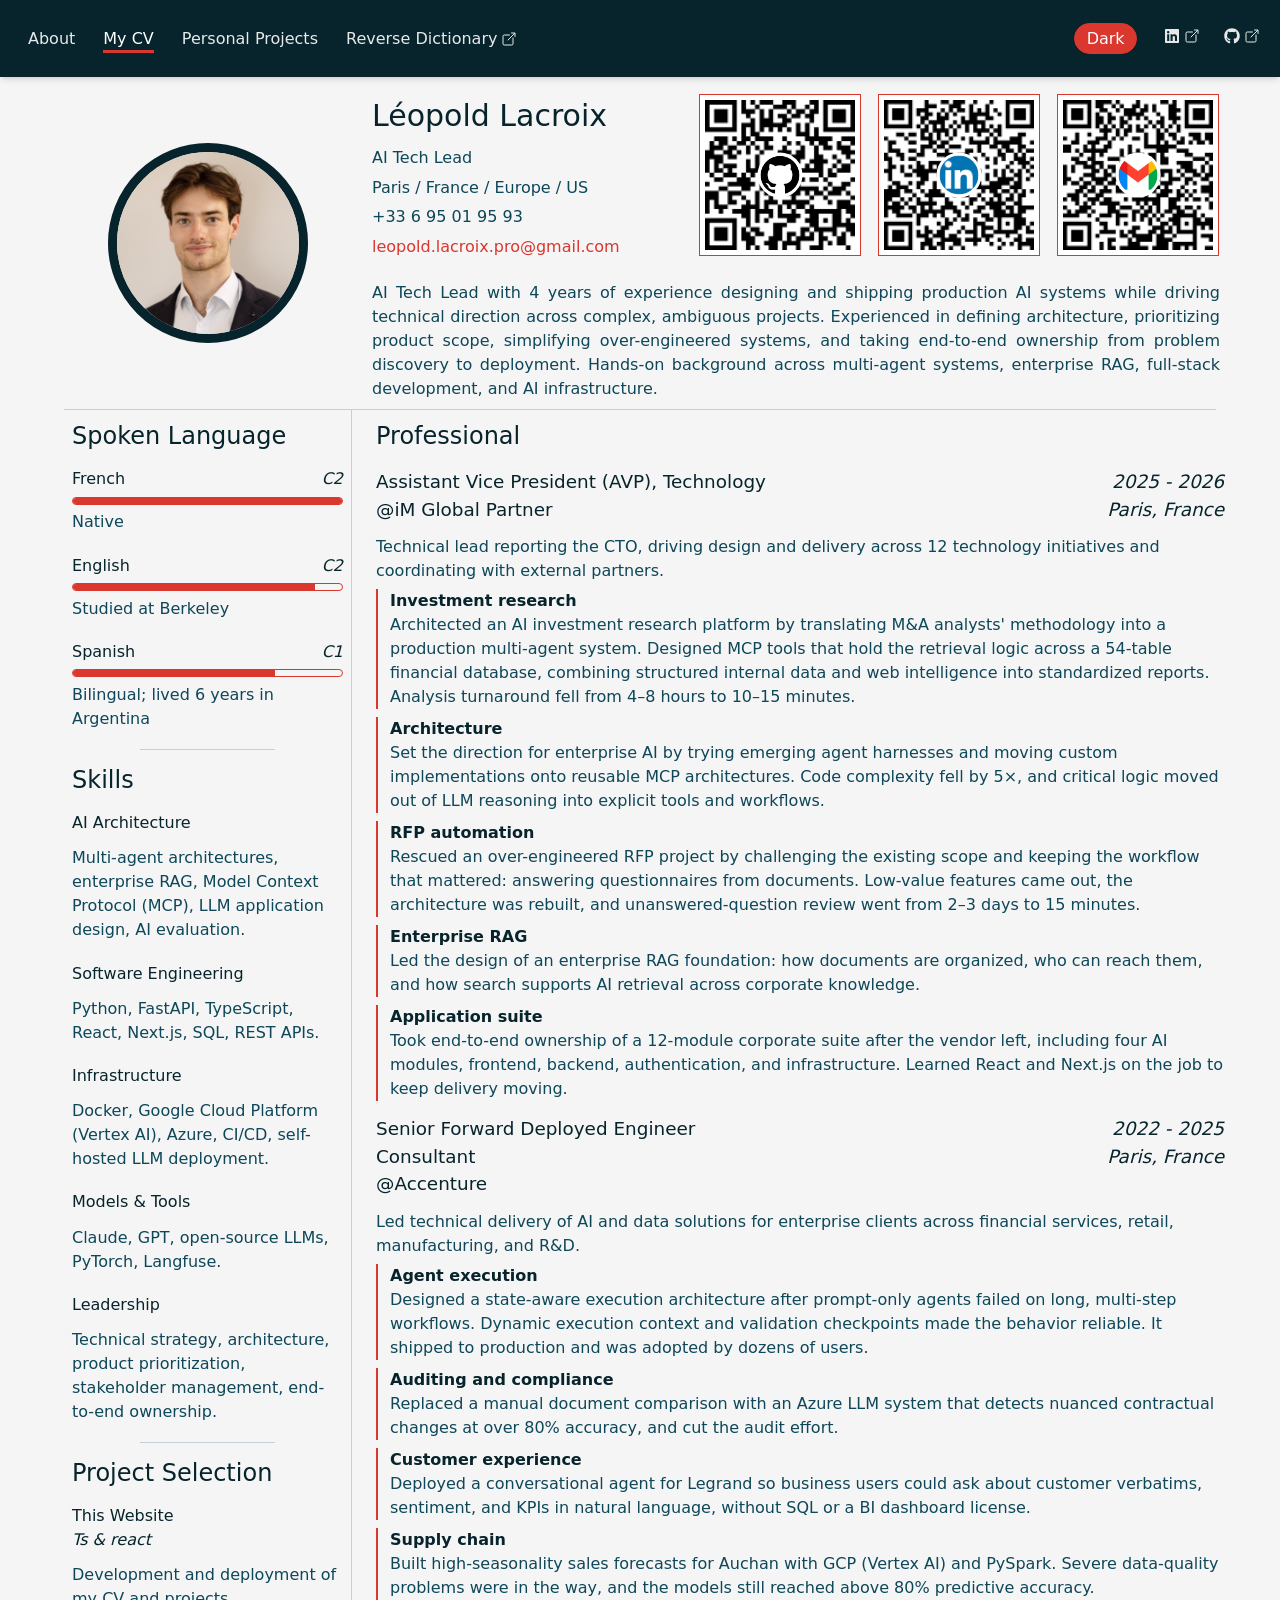
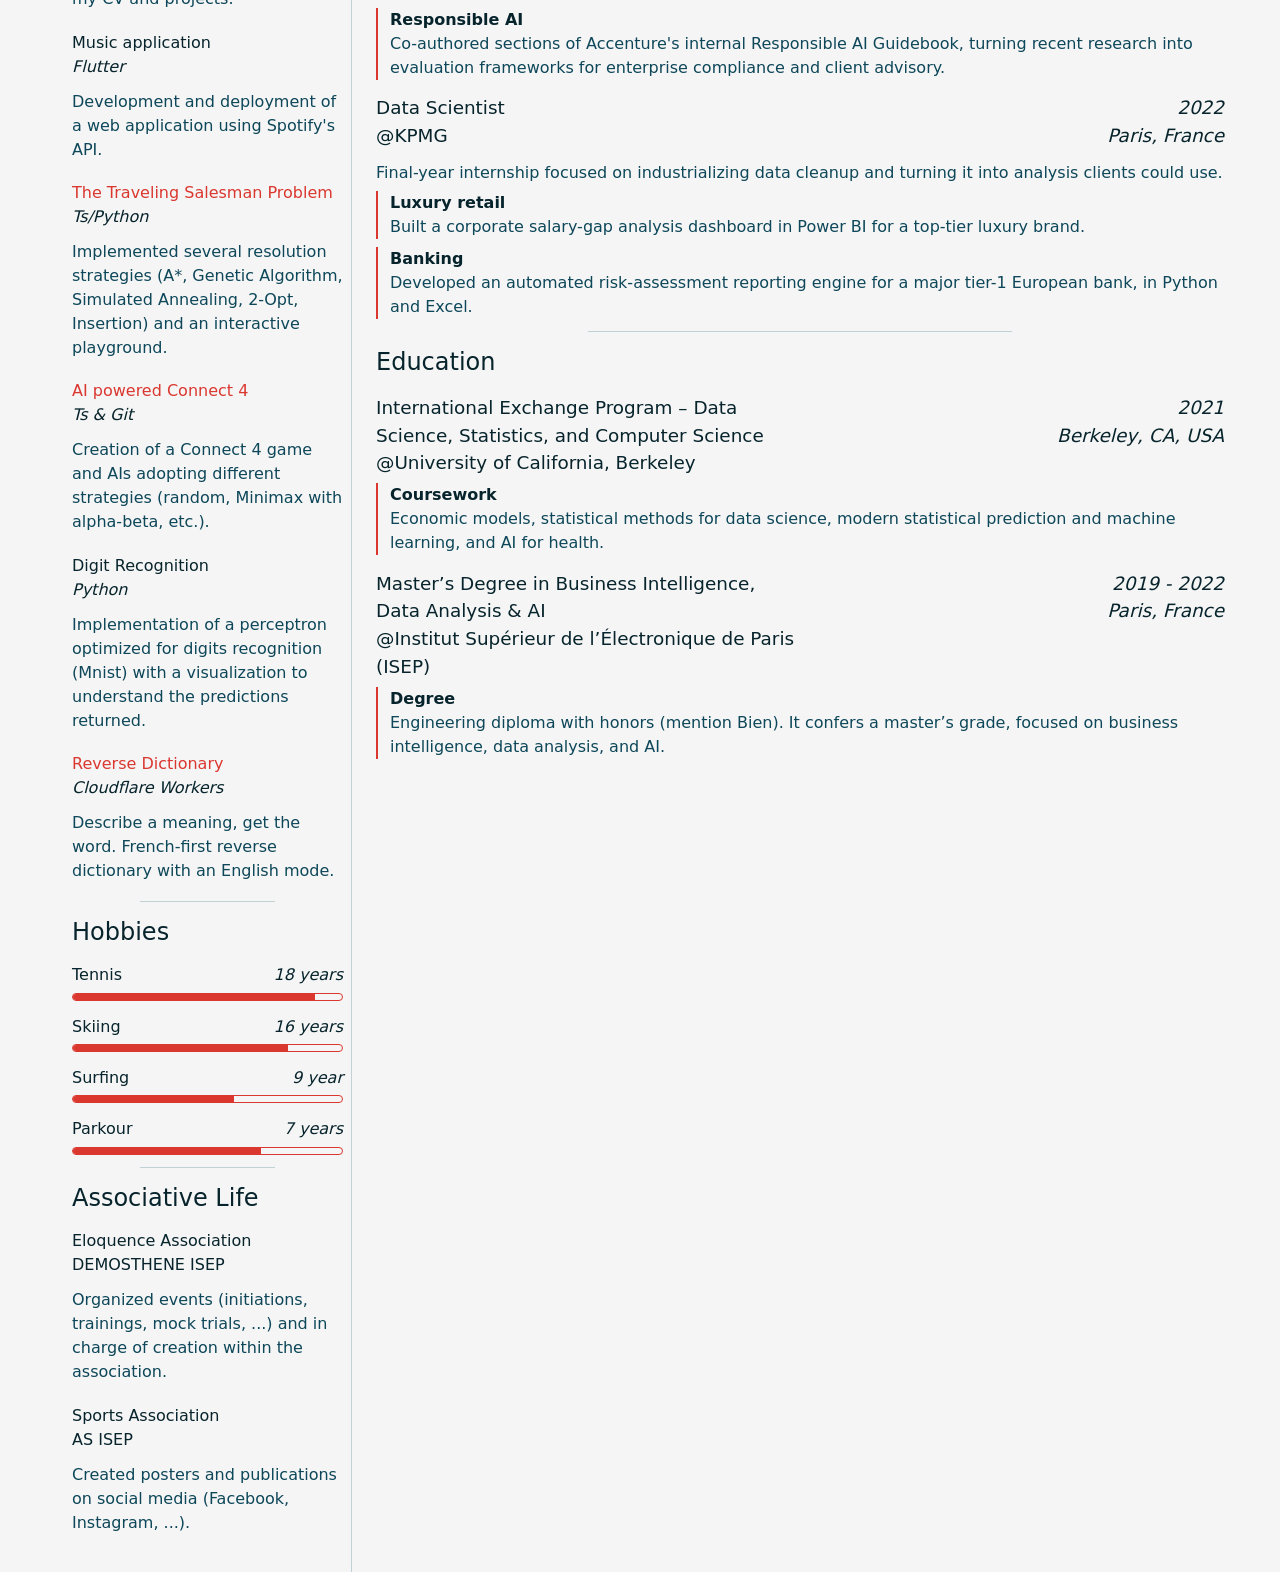
<file: index.html>
<!DOCTYPE html>
<html lang="en">
  <head>
    <meta charset="UTF-8" />
    <meta name="viewport" content="width=device-width, initial-scale=1" />
    <title>Léopold Lacroix — AI Tech Lead</title>
    <meta
      name="description"
      content="Léopold Lacroix, AI Tech Lead in Paris. Résumé and interactive projects: Sudoku, Minesweeper, Traveling Salesman, Connect 4, and more."
    />
    <meta name="author" content="Léopold Lacroix" />
    <meta name="theme-color" content="#07242c" />
    <link rel="canonical" href="https://leopoldlacroix.github.io/" />

    <link rel="icon" href="/favicon.ico" sizes="48x48" />
    <link rel="icon" href="/favicon.svg" type="image/svg+xml" />
    <link rel="icon" href="/favicon-48.png" type="image/png" sizes="48x48" />
    <link rel="apple-touch-icon" href="/apple-touch-icon.png" />
    <link rel="manifest" href="/manifest.json" />

    <meta property="og:type" content="website" />
    <meta property="og:site_name" content="Léopold Lacroix" />
    <meta property="og:locale" content="en_US" />
    <meta property="og:url" content="https://leopoldlacroix.github.io/" />
    <meta property="og:title" content="Léopold Lacroix — AI Tech Lead" />
    <meta
      property="og:description"
      content="Léopold Lacroix, AI Tech Lead in Paris. Résumé and interactive projects: Sudoku, Minesweeper, Traveling Salesman, Connect 4, and more."
    />
    <meta property="og:image" content="https://leopoldlacroix.github.io/og-image.jpg" />
    <meta property="og:image:type" content="image/jpeg" />
    <meta property="og:image:width" content="1200" />
    <meta property="og:image:height" content="630" />
    <meta property="og:image:alt" content="Léopold Lacroix, AI Tech Lead" />

    <meta name="twitter:card" content="summary_large_image" />
    <meta name="twitter:title" content="Léopold Lacroix — AI Tech Lead" />
    <meta
      name="twitter:description"
      content="Léopold Lacroix, AI Tech Lead in Paris. Résumé and interactive projects: Sudoku, Minesweeper, Traveling Salesman, Connect 4, and more."
    />
    <meta name="twitter:image" content="https://leopoldlacroix.github.io/og-image.jpg" />

    <script type="application/ld+json">
      {
        "@context": "https://schema.org",
        "@graph": [
          {
            "@type": "WebSite",
            "@id": "https://leopoldlacroix.github.io/#website",
            "url": "https://leopoldlacroix.github.io/",
            "name": "Léopold Lacroix",
            "alternateName": ["Leopold Lacroix", "leopoldlacroix"],
            "description": "Léopold Lacroix, AI Tech Lead in Paris. Résumé and interactive projects.",
            "inLanguage": "en",
            "publisher": { "@id": "https://leopoldlacroix.github.io/#person" }
          },
          {
            "@type": "Person",
            "@id": "https://leopoldlacroix.github.io/#person",
            "name": "Léopold Lacroix",
            "alternateName": "Leopold Lacroix",
            "url": "https://leopoldlacroix.github.io/",
            "image": "https://leopoldlacroix.github.io/profile.jpg",
            "jobTitle": "AI Tech Lead",
            "email": "mailto:leopold.lacroix.pro@gmail.com",
            "address": {
              "@type": "PostalAddress",
              "addressLocality": "Paris",
              "addressCountry": "FR"
            },
            "sameAs": [
              "https://github.com/leopoldlacroix",
              "https://www.linkedin.com/in/LeopoldLacroix/"
            ]
          }
        ]
      }
    </script>
    <script>
      (function () {
        try {
          var stored = localStorage.getItem("theme");
          var dark =
            stored === "dark" ||
            (stored !== "light" &&
              window.matchMedia("(prefers-color-scheme: dark)").matches);
          document.documentElement.classList.toggle("dark", dark);
          document.documentElement.style.colorScheme = dark ? "dark" : "light";
        } catch (e) {}
      })();
    </script>
    <script type="module" crossorigin src="/assets/index-CMxS3K4Y.js"></script>
    <link rel="stylesheet" crossorigin href="/assets/index-ktEznh0b.css">
  </head>
  <body>
    <noscript>You need to enable JavaScript to run this app.</noscript>
    <div id="root"></div>
  </body>
</html>
</file>
<file: assets/index-ktEznh0b.css>
/*! tailwindcss v4.3.3 | MIT License | https://tailwindcss.com */
@layer properties{@supports (((-webkit-hyphens:none)) and (not (margin-trim:inline))) or ((-moz-orient:inline) and (not (color:rgb(from red r g b)))){*,:before,:after,::backdrop{--tw-rotate-x:initial;--tw-rotate-y:initial;--tw-rotate-z:initial;--tw-skew-x:initial;--tw-skew-y:initial;--tw-space-y-reverse:0;--tw-border-style:solid;--tw-leading:initial;--tw-font-weight:initial;--tw-tracking:initial;--tw-ordinal:initial;--tw-slashed-zero:initial;--tw-numeric-figure:initial;--tw-numeric-spacing:initial;--tw-numeric-fraction:initial;--tw-shadow:0 0 #0000;--tw-shadow-color:initial;--tw-shadow-alpha:100%;--tw-inset-shadow:0 0 #0000;--tw-inset-shadow-color:initial;--tw-inset-shadow-alpha:100%;--tw-ring-color:initial;--tw-ring-shadow:0 0 #0000;--tw-inset-ring-color:initial;--tw-inset-ring-shadow:0 0 #0000;--tw-ring-inset:initial;--tw-ring-offset-width:0px;--tw-ring-offset-color:#fff;--tw-ring-offset-shadow:0 0 #0000;--tw-outline-style:solid;--tw-blur:initial;--tw-brightness:initial;--tw-contrast:initial;--tw-grayscale:initial;--tw-hue-rotate:initial;--tw-invert:initial;--tw-opacity:initial;--tw-saturate:initial;--tw-sepia:initial;--tw-drop-shadow:initial;--tw-drop-shadow-color:initial;--tw-drop-shadow-alpha:100%;--tw-drop-shadow-size:initial;--tw-ease:initial;--tw-translate-x:0;--tw-translate-y:0;--tw-translate-z:0}}}@layer theme{:root,:host{--font-sans:ui-sans-serif, system-ui, sans-serif;--font-mono:ui-monospace, SFMono-Regular, Menlo, Monaco, Consolas, "Liberation Mono", "Courier New", monospace;--color-red-200:oklch(88.5% .062 18.334);--color-red-300:oklch(80.8% .114 19.571);--color-red-400:oklch(70.4% .191 22.216);--color-red-500:oklch(63.7% .237 25.331);--color-red-600:oklch(57.7% .245 27.325);--color-red-700:oklch(50.5% .213 27.518);--color-red-800:oklch(44.4% .177 26.899);--color-red-950:oklch(25.8% .092 26.042);--color-amber-100:oklch(96.2% .059 95.617);--color-amber-200:oklch(92.4% .12 95.746);--color-amber-400:oklch(82.8% .189 84.429);--color-amber-500:oklch(76.9% .188 70.08);--color-amber-600:oklch(66.6% .179 58.318);--color-amber-800:oklch(47.3% .137 46.201);--color-amber-900:oklch(41.4% .112 45.904);--color-amber-950:oklch(27.9% .077 45.635);--color-green-300:oklch(87.1% .15 154.449);--color-green-700:oklch(52.7% .154 150.069);--color-emerald-200:oklch(90.5% .093 164.15);--color-emerald-300:oklch(84.5% .143 164.978);--color-emerald-400:oklch(76.5% .177 163.223);--color-emerald-700:oklch(50.8% .118 165.612);--color-emerald-900:oklch(37.8% .077 168.94);--color-cyan-100:oklch(95.6% .045 203.388);--color-cyan-900:oklch(39.8% .07 227.392);--color-sky-50:oklch(97.7% .013 236.62);--color-sky-300:oklch(82.8% .111 230.318);--color-sky-600:oklch(58.8% .158 241.966);--color-sky-900:oklch(39.1% .09 240.876);--color-blue-300:oklch(80.9% .105 251.813);--color-blue-700:oklch(48.8% .243 264.376);--color-indigo-300:oklch(78.5% .115 274.713);--color-indigo-700:oklch(45.7% .24 277.023);--color-black:#000;--color-white:#fff;--spacing:.25rem;--container-3xl:48rem;--container-5xl:64rem;--container-6xl:72rem;--text-sm:.875rem;--text-sm--line-height:calc(1.25 / .875);--text-base:1rem;--text-base--line-height:calc(1.5 / 1);--text-lg:1.125rem;--text-lg--line-height:calc(1.75 / 1.125);--font-weight-normal:400;--font-weight-medium:500;--font-weight-semibold:600;--font-weight-bold:700;--tracking-wide:.025em;--tracking-widest:.1em;--radius-sm:.25rem;--radius-md:.375rem;--radius-lg:.5rem;--radius-xl:.75rem;--radius-2xl:1rem;--ease-in:cubic-bezier(.4, 0, 1, 1);--animate-spin:spin 1s linear infinite;--default-transition-duration:.15s;--default-transition-timing-function:cubic-bezier(.4, 0, .2, 1);--default-font-family:var(--font-sans);--default-mono-font-family:var(--font-mono);--color-paper:#f5f5f5;--color-surface:#fff;--color-ink:#0d4759;--color-ink-strong:#07242c;--color-line:#c2d1d6;--color-accent:#da372f;--color-nav:#07242c}}@layer base{*,:after,:before,::backdrop{box-sizing:border-box;border:0 solid;margin:0;padding:0}::file-selector-button{box-sizing:border-box;border:0 solid;margin:0;padding:0}html,:host{-webkit-text-size-adjust:100%;tab-size:4;line-height:1.5;font-family:var(--default-font-family,-apple-system, BlinkMacSystemFont, "Segoe UI", Roboto, "Helvetica Neue", "Noto Sans", Arial, sans-serif, "Apple Color Emoji", "Segoe UI Emoji", "Segoe UI Symbol", "Noto Color Emoji");font-feature-settings:var(--default-font-feature-settings,normal);font-variation-settings:var(--default-font-variation-settings,normal);-webkit-tap-highlight-color:transparent}hr{height:0;color:inherit;border-top-width:1px}abbr:where([title]){-webkit-text-decoration:underline dotted;text-decoration:underline dotted}h1,h2,h3,h4,h5,h6{font-size:inherit;font-weight:inherit}a{color:inherit;-webkit-text-decoration:inherit;-webkit-text-decoration:inherit;-webkit-text-decoration:inherit;-webkit-text-decoration:inherit;text-decoration:inherit}b,strong{font-weight:bolder}code,kbd,samp,pre{font-family:var(--default-mono-font-family,ui-monospace, SFMono-Regular, Menlo, Monaco, Consolas, "Liberation Mono", "Courier New", monospace);font-feature-settings:var(--default-mono-font-feature-settings,normal);font-variation-settings:var(--default-mono-font-variation-settings,normal);font-size:1em}small{font-size:80%}sub,sup{vertical-align:baseline;font-size:75%;line-height:0;position:relative}sub{bottom:-.25em}sup{top:-.5em}table{text-indent:0;border-color:inherit;border-collapse:collapse}:-moz-focusring:where(:not(iframe)){outline:auto}progress{vertical-align:baseline}summary{display:list-item}ol,ul,menu{list-style:none}img,svg,video,canvas,audio,iframe,embed,object{vertical-align:middle;display:block}img,video{max-width:100%;height:auto}button,input,select,optgroup,textarea{font:inherit;font-feature-settings:inherit;font-variation-settings:inherit;letter-spacing:inherit;color:inherit;opacity:1;background-color:#0000;border-radius:0}::file-selector-button{font:inherit;font-feature-settings:inherit;font-variation-settings:inherit;letter-spacing:inherit;color:inherit;opacity:1;background-color:#0000;border-radius:0}:where(select:is([multiple],[size])) optgroup{font-weight:bolder}:where(select:is([multiple],[size])) optgroup option{padding-inline-start:20px}::file-selector-button{margin-inline-end:4px}::placeholder{opacity:1}@supports (not ((-webkit-appearance:-apple-pay-button))) or (contain-intrinsic-size:1px){::placeholder{color:currentColor}@supports (color:color-mix(in lab, red, red)){::placeholder{color:color-mix(in oklab, currentcolor 50%, transparent)}}}textarea{resize:vertical}::-webkit-search-decoration{-webkit-appearance:none}::-webkit-date-and-time-value{min-height:1lh;text-align:inherit}::-webkit-datetime-edit{display:inline-flex}::-webkit-datetime-edit-fields-wrapper{padding:0}::-webkit-datetime-edit{padding-block:0}::-webkit-datetime-edit-year-field{padding-block:0}::-webkit-datetime-edit-month-field{padding-block:0}::-webkit-datetime-edit-day-field{padding-block:0}::-webkit-datetime-edit-hour-field{padding-block:0}::-webkit-datetime-edit-minute-field{padding-block:0}::-webkit-datetime-edit-second-field{padding-block:0}::-webkit-datetime-edit-millisecond-field{padding-block:0}::-webkit-datetime-edit-meridiem-field{padding-block:0}::-webkit-calendar-picker-indicator{line-height:1}:-moz-ui-invalid{box-shadow:none}button,input:where([type=button],[type=reset],[type=submit]){appearance:button}::file-selector-button{appearance:button}::-webkit-inner-spin-button{height:auto}::-webkit-outer-spin-button{height:auto}[hidden]:where(:not([hidden=until-found])){display:none!important}body{background:var(--color-paper);color:var(--color-ink);font-family:var(--font-sans);margin:0}h1,h2,h3,h4{color:var(--color-ink-strong)}h1{margin:.5rem 0;font-size:1.875rem}h2{margin:.5rem 0;font-size:1.5rem}h3{margin:.4rem 0;font-size:1.15rem}h4,p,ul{margin:.35rem 0}a{color:var(--color-accent)}button{cursor:pointer;border:.1em solid var(--color-accent);background:var(--color-accent);color:#fff;border-radius:999px;margin:.2em;padding:.15em .7em}button:hover,button:focus-visible{color:var(--color-accent);background:0 0;outline:none}select,input[type=number]{border:1px solid var(--color-line);background:var(--color-surface);color:var(--color-ink);border-radius:.4rem;padding:.15em .4em}}@layer components;@layer utilities{.pointer-events-none{pointer-events:none}.visible{visibility:visible}.sr-only{clip-path:inset(50%);white-space:nowrap;border-width:0;width:1px;height:1px;margin:-1px;padding:0;position:absolute;overflow:hidden}.absolute{position:absolute}.fixed{position:fixed}.relative{position:relative}.static{position:static}.sticky{position:sticky}.inset-0{inset:0}.top-0{top:0}.top-0\.5{top:calc(var(--spacing) * .5)}.top-1{top:var(--spacing)}.right-0\.5{right:calc(var(--spacing) * .5)}.-left-2{left:calc(var(--spacing) * -2)}.isolate{isolation:isolate}.z-10{z-index:10}.z-\[1\]{z-index:1}.order-1{order:1}.order-2{order:2}.row-0{grid-row:0}.m-0{margin:0}.m-2{margin:calc(var(--spacing) * 2)}.m-3{margin:calc(var(--spacing) * 3)}.mx-2{margin-inline:calc(var(--spacing) * 2)}.mx-3{margin-inline:calc(var(--spacing) * 3)}.mx-auto{margin-inline:auto}.my-2{margin-block:calc(var(--spacing) * 2)}.my-3{margin-block:calc(var(--spacing) * 3)}.my-4{margin-block:calc(var(--spacing) * 4)}.mt-1\.5{margin-top:calc(var(--spacing) * 1.5)}.mt-2{margin-top:calc(var(--spacing) * 2)}.mt-3{margin-top:calc(var(--spacing) * 3)}.mt-4{margin-top:calc(var(--spacing) * 4)}.mt-8{margin-top:calc(var(--spacing) * 8)}.mt-px{margin-top:1px}.mr-auto{margin-right:auto}.mb-1{margin-bottom:var(--spacing)}.mb-2{margin-bottom:calc(var(--spacing) * 2)}.mb-3{margin-bottom:calc(var(--spacing) * 3)}.mb-6{margin-bottom:calc(var(--spacing) * 6)}.ml-0{margin-left:0}.ml-auto{margin-left:auto}.block{display:block}.contents{display:contents}.flex{display:flex}.grid{display:grid}.hidden{display:none}.inline-block{display:inline-block}.inline-flex{display:inline-flex}.table{display:table}.aspect-square{aspect-ratio:1}.size-\[clamp\(96px\,28vw\,200px\)\]{width:clamp(96px,28vw,200px);height:clamp(96px,28vw,200px)}.size-full{width:100%;height:100%}.h-0\.5{height:calc(var(--spacing) * .5)}.h-2{height:calc(var(--spacing) * 2)}.h-2\.5{height:calc(var(--spacing) * 2.5)}.h-3{height:calc(var(--spacing) * 3)}.h-3\.5{height:calc(var(--spacing) * 3.5)}.h-4{height:calc(var(--spacing) * 4)}.h-6{height:calc(var(--spacing) * 6)}.h-8{height:calc(var(--spacing) * 8)}.h-10{height:calc(var(--spacing) * 10)}.h-12{height:calc(var(--spacing) * 12)}.h-14{height:calc(var(--spacing) * 14)}.h-full{height:100%}.max-h-48{max-height:calc(var(--spacing) * 48)}.w-1\.5{width:calc(var(--spacing) * 1.5)}.w-1\/2{width:50%}.w-2{width:calc(var(--spacing) * 2)}.w-2\.5{width:calc(var(--spacing) * 2.5)}.w-3{width:calc(var(--spacing) * 3)}.w-3\.5{width:calc(var(--spacing) * 3.5)}.w-4{width:calc(var(--spacing) * 4)}.w-6{width:calc(var(--spacing) * 6)}.w-8{width:calc(var(--spacing) * 8)}.w-10{width:calc(var(--spacing) * 10)}.w-16{width:calc(var(--spacing) * 16)}.w-44{width:calc(var(--spacing) * 44)}.w-\[5ch\]{width:5ch}.w-fit{width:fit-content}.w-full{width:100%}.w-px{width:1px}.max-w-3xl{max-width:var(--container-3xl)}.max-w-5xl{max-width:var(--container-5xl)}.max-w-6xl{max-width:var(--container-6xl)}.max-w-\[26rem\]{max-width:26rem}.max-w-\[520px\]{max-width:520px}.min-w-0{min-width:0}.min-w-3\.5{min-width:calc(var(--spacing) * 3.5)}.flex-1{flex:1}.shrink-0{flex-shrink:0}.transform{transform:var(--tw-rotate-x,) var(--tw-rotate-y,) var(--tw-rotate-z,) var(--tw-skew-x,) var(--tw-skew-y,)}.animate-spin{animation:var(--animate-spin)}.cursor-crosshair{cursor:crosshair}.cursor-grab{cursor:grab}.cursor-pointer{cursor:pointer}.touch-manipulation{touch-action:manipulation}.touch-none{touch-action:none}.resize{resize:both}.list-decimal{list-style-type:decimal}.list-disc{list-style-type:disc}.list-none{list-style-type:none}.grid-cols-1{grid-template-columns:repeat(1,minmax(0,1fr))}.grid-cols-3{grid-template-columns:repeat(3,minmax(0,1fr))}.grid-cols-9{grid-template-columns:repeat(9,minmax(0,1fr))}.grid-rows-3{grid-template-rows:repeat(3,minmax(0,1fr))}.flex-col{flex-direction:column}.flex-nowrap{flex-wrap:nowrap}.flex-wrap{flex-wrap:wrap}.place-items-center{place-items:center}.items-baseline{align-items:baseline}.items-center{align-items:center}.items-end{align-items:flex-end}.items-start{align-items:flex-start}.justify-between{justify-content:space-between}.justify-center{justify-content:center}.justify-end{justify-content:flex-end}.gap-1{gap:var(--spacing)}.gap-1\.5{gap:calc(var(--spacing) * 1.5)}.gap-2{gap:calc(var(--spacing) * 2)}.gap-3{gap:calc(var(--spacing) * 3)}.gap-4{gap:calc(var(--spacing) * 4)}.gap-6{gap:calc(var(--spacing) * 6)}:where(.space-y-1>:not(:last-child)){--tw-space-y-reverse:0;margin-block-start:calc(var(--spacing) * var(--tw-space-y-reverse));margin-block-end:calc(var(--spacing) * calc(1 - var(--tw-space-y-reverse)))}:where(.space-y-2>:not(:last-child)){--tw-space-y-reverse:0;margin-block-start:calc(calc(var(--spacing) * 2) * var(--tw-space-y-reverse));margin-block-end:calc(calc(var(--spacing) * 2) * calc(1 - var(--tw-space-y-reverse)))}.gap-x-3{column-gap:calc(var(--spacing) * 3)}.gap-x-4{column-gap:calc(var(--spacing) * 4)}.gap-y-2{row-gap:calc(var(--spacing) * 2)}.overflow-auto{overflow:auto}.overflow-hidden{overflow:hidden}.overflow-x-auto{overflow-x:auto}.rounded-2xl{border-radius:var(--radius-2xl)}.rounded-\[2rem\]{border-radius:2rem}.rounded-full{border-radius:2147483647px}.rounded-lg{border-radius:var(--radius-lg)}.rounded-md{border-radius:var(--radius-md)}.rounded-sm{border-radius:var(--radius-sm)}.rounded-xl{border-radius:var(--radius-xl)}.border{border-style:var(--tw-border-style);border-width:1px}.border-0{border-style:var(--tw-border-style);border-width:0}.border-\[0\.25em\]{border-style:var(--tw-border-style);border-width:.25em}.border-t{border-top-style:var(--tw-border-style);border-top-width:1px}.border-t-2{border-top-style:var(--tw-border-style);border-top-width:2px}.border-r-2{border-right-style:var(--tw-border-style);border-right-width:2px}.border-b{border-bottom-style:var(--tw-border-style);border-bottom-width:1px}.border-b-2{border-bottom-style:var(--tw-border-style);border-bottom-width:2px}.border-b-\[3px\]{border-bottom-style:var(--tw-border-style);border-bottom-width:3px}.border-l-2{border-left-style:var(--tw-border-style);border-left-width:2px}.border-dashed{--tw-border-style:dashed;border-style:dashed}.border-accent{border-color:var(--color-accent)}.border-ink{border-color:var(--color-ink)}.border-ink-strong{border-color:var(--color-ink-strong)}.border-line{border-color:var(--color-line)}.border-white\/10{border-color:#ffffff1a}@supports (color:color-mix(in lab, red, red)){.border-white\/10{border-color:color-mix(in oklab, var(--color-white) 10%, transparent)}}.border-t-ink-strong{border-top-color:var(--color-ink-strong)}.border-r-ink-strong{border-right-color:var(--color-ink-strong)}.border-b-ink-strong{border-bottom-color:var(--color-ink-strong)}.border-l-ink-strong{border-left-color:var(--color-ink-strong)}.bg-\[\#0b63b8\]{background-color:#0b63b8}.bg-\[\#00FF00\]{background-color:#0f0}.bg-\[\#0000FF\]{background-color:#00f}.bg-\[\#083e73\]{background-color:#083e73}.bg-\[\#FF0000\]{background-color:red}.bg-accent{background-color:var(--color-accent)}.bg-amber-100{background-color:var(--color-amber-100)}.bg-amber-200{background-color:var(--color-amber-200)}.bg-amber-400{background-color:var(--color-amber-400)}.bg-amber-500{background-color:var(--color-amber-500)}.bg-amber-600{background-color:var(--color-amber-600)}.bg-black{background-color:var(--color-black)}.bg-cyan-100{background-color:var(--color-cyan-100)}.bg-emerald-200{background-color:var(--color-emerald-200)}.bg-emerald-300{background-color:var(--color-emerald-300)}.bg-ink{background-color:var(--color-ink)}.bg-ink\/50{background-color:#0d475980}@supports (color:color-mix(in lab, red, red)){.bg-ink\/50{background-color:color-mix(in oklab, var(--color-ink) 50%, transparent)}}.bg-ink\/55{background-color:#0d47598c}@supports (color:color-mix(in lab, red, red)){.bg-ink\/55{background-color:color-mix(in oklab, var(--color-ink) 55%, transparent)}}.bg-line{background-color:var(--color-line)}.bg-nav{background-color:var(--color-nav)}.bg-paper{background-color:var(--color-paper)}.bg-red-200{background-color:var(--color-red-200)}.bg-red-500{background-color:var(--color-red-500)}.bg-sky-50{background-color:var(--color-sky-50)}.bg-surface{background-color:var(--color-surface)}.bg-transparent{background-color:#0000}.bg-white{background-color:var(--color-white)}.object-cover{object-fit:cover}.object-\[center_20\%\]{object-position:center 20%}.p-0{padding:0}.p-2{padding:calc(var(--spacing) * 2)}.p-3{padding:calc(var(--spacing) * 3)}.p-4{padding:calc(var(--spacing) * 4)}.px-0\.5{padding-inline:calc(var(--spacing) * .5)}.px-1{padding-inline:var(--spacing)}.px-2{padding-inline:calc(var(--spacing) * 2)}.px-3{padding-inline:calc(var(--spacing) * 3)}.px-4{padding-inline:calc(var(--spacing) * 4)}.py-0\.5{padding-block:calc(var(--spacing) * .5)}.py-1{padding-block:var(--spacing)}.py-2{padding-block:calc(var(--spacing) * 2)}.py-3{padding-block:calc(var(--spacing) * 3)}.py-8{padding-block:calc(var(--spacing) * 8)}.py-10{padding-block:calc(var(--spacing) * 10)}.py-16{padding-block:calc(var(--spacing) * 16)}.pb-0\.5{padding-bottom:calc(var(--spacing) * .5)}.pb-1{padding-bottom:var(--spacing)}.pl-2{padding-left:calc(var(--spacing) * 2)}.pl-3{padding-left:calc(var(--spacing) * 3)}.pl-5{padding-left:calc(var(--spacing) * 5)}.text-center{text-align:center}.text-justify{text-align:justify}.align-\[-0\.125em\]{vertical-align:-.125em}.text-base{font-size:var(--text-base);line-height:var(--tw-leading,var(--text-base--line-height))}.text-lg{font-size:var(--text-lg);line-height:var(--tw-leading,var(--text-lg--line-height))}.text-sm{font-size:var(--text-sm);line-height:var(--tw-leading,var(--text-sm--line-height))}.text-\[0\.6rem\]{font-size:.6rem}.text-\[0\.55rem\]{font-size:.55rem}.text-\[0\.62em\]{font-size:.62em}.text-\[0\.72em\]{font-size:.72em}.text-\[10px\]{font-size:10px}.leading-none{--tw-leading:1;line-height:1}.font-bold{--tw-font-weight:var(--font-weight-bold);font-weight:var(--font-weight-bold)}.font-medium{--tw-font-weight:var(--font-weight-medium);font-weight:var(--font-weight-medium)}.font-normal{--tw-font-weight:var(--font-weight-normal);font-weight:var(--font-weight-normal)}.font-semibold{--tw-font-weight:var(--font-weight-semibold);font-weight:var(--font-weight-semibold)}.tracking-wide{--tw-tracking:var(--tracking-wide);letter-spacing:var(--tracking-wide)}.tracking-widest{--tw-tracking:var(--tracking-widest);letter-spacing:var(--tracking-widest)}.whitespace-nowrap{white-space:nowrap}.text-accent{color:var(--color-accent)}.text-amber-800{color:var(--color-amber-800)}.text-blue-700{color:var(--color-blue-700)}.text-emerald-700{color:var(--color-emerald-700)}.text-green-700{color:var(--color-green-700)}.text-indigo-700{color:var(--color-indigo-700)}.text-inherit{color:inherit}.text-ink{color:var(--color-ink)}.text-ink-strong{color:var(--color-ink-strong)}.text-ink\/55{color:#0d47598c}@supports (color:color-mix(in lab, red, red)){.text-ink\/55{color:color-mix(in oklab, var(--color-ink) 55%, transparent)}}.text-red-600{color:var(--color-red-600)}.text-red-700{color:var(--color-red-700)}.text-red-800{color:var(--color-red-800)}.text-white{color:var(--color-white)}.uppercase{text-transform:uppercase}.italic{font-style:italic}.tabular-nums{--tw-numeric-spacing:tabular-nums;font-variant-numeric:var(--tw-ordinal,) var(--tw-slashed-zero,) var(--tw-numeric-figure,) var(--tw-numeric-spacing,) var(--tw-numeric-fraction,)}.no-underline{text-decoration-line:none}.opacity-25{opacity:.25}.opacity-90{opacity:.9}.opacity-100{opacity:1}.shadow-\[inset_0_-4px_0_rgba\(0\,0\,0\,0\.15\)\]{--tw-shadow:inset 0 -4px 0 var(--tw-shadow-color,#00000026);box-shadow:var(--tw-inset-shadow), var(--tw-inset-ring-shadow), var(--tw-ring-offset-shadow), var(--tw-ring-shadow), var(--tw-shadow)}.shadow-\[inset_0_-4px_0_rgba\(0\,0\,0\,0\.18\)\]{--tw-shadow:inset 0 -4px 0 var(--tw-shadow-color,#0000002e);box-shadow:var(--tw-inset-shadow), var(--tw-inset-ring-shadow), var(--tw-ring-offset-shadow), var(--tw-ring-shadow), var(--tw-shadow)}.shadow-\[inset_0_0_0_6px_\#fbbf24\]{--tw-shadow:inset 0 0 0 6px var(--tw-shadow-color,#fbbf24);box-shadow:var(--tw-inset-shadow), var(--tw-inset-ring-shadow), var(--tw-ring-offset-shadow), var(--tw-ring-shadow), var(--tw-shadow)}.shadow-\[inset_0_0_0_6px_var\(--color-accent\)\]{--tw-shadow:inset 0 0 0 6px var(--tw-shadow-color,var(--color-accent));box-shadow:var(--tw-inset-shadow), var(--tw-inset-ring-shadow), var(--tw-ring-offset-shadow), var(--tw-ring-shadow), var(--tw-shadow)}.shadow-\[inset_0_3px_5px_rgba\(0\,0\,0\,0\.45\)\]{--tw-shadow:inset 0 3px 5px var(--tw-shadow-color,#00000073);box-shadow:var(--tw-inset-shadow), var(--tw-inset-ring-shadow), var(--tw-ring-offset-shadow), var(--tw-ring-shadow), var(--tw-shadow)}.shadow-md{--tw-shadow:0 4px 6px -1px var(--tw-shadow-color,#0000001a), 0 2px 4px -2px var(--tw-shadow-color,#0000001a);box-shadow:var(--tw-inset-shadow), var(--tw-inset-ring-shadow), var(--tw-ring-offset-shadow), var(--tw-ring-shadow), var(--tw-shadow)}.shadow-xl{--tw-shadow:0 20px 25px -5px var(--tw-shadow-color,#0000001a), 0 8px 10px -6px var(--tw-shadow-color,#0000001a);box-shadow:var(--tw-inset-shadow), var(--tw-inset-ring-shadow), var(--tw-ring-offset-shadow), var(--tw-ring-shadow), var(--tw-shadow)}.ring,.ring-1{--tw-ring-shadow:var(--tw-ring-inset,) 0 0 0 calc(1px + var(--tw-ring-offset-width)) var(--tw-ring-color,currentcolor);box-shadow:var(--tw-inset-shadow), var(--tw-inset-ring-shadow), var(--tw-ring-offset-shadow), var(--tw-ring-shadow), var(--tw-shadow)}.ring-2{--tw-ring-shadow:var(--tw-ring-inset,) 0 0 0 calc(2px + var(--tw-ring-offset-width)) var(--tw-ring-color,currentcolor);box-shadow:var(--tw-inset-shadow), var(--tw-inset-ring-shadow), var(--tw-ring-offset-shadow), var(--tw-ring-shadow), var(--tw-shadow)}.ring-accent{--tw-ring-color:var(--color-accent)}.ring-line{--tw-ring-color:var(--color-line)}.outline{outline-style:var(--tw-outline-style);outline-width:1px}.outline-2{outline-style:var(--tw-outline-style);outline-width:2px}.outline-offset-1{outline-offset:1px}.outline-accent{outline-color:var(--color-accent)}.outline-sky-600{outline-color:var(--color-sky-600)}.filter{filter:var(--tw-blur,) var(--tw-brightness,) var(--tw-contrast,) var(--tw-grayscale,) var(--tw-hue-rotate,) var(--tw-invert,) var(--tw-saturate,) var(--tw-sepia,) var(--tw-drop-shadow,)}.transition{transition-property:color,background-color,border-color,outline-color,text-decoration-color,fill,stroke,--tw-gradient-from,--tw-gradient-via,--tw-gradient-to,opacity,box-shadow,transform,translate,scale,rotate,filter,-webkit-backdrop-filter,backdrop-filter,display,content-visibility,overlay,pointer-events;transition-timing-function:var(--tw-ease,var(--default-transition-timing-function));transition-duration:var(--tw-duration,var(--default-transition-duration))}.transition-none{transition-property:none}.ease-in{--tw-ease:var(--ease-in);transition-timing-function:var(--ease-in)}.select-none{-webkit-user-select:none;user-select:none}@media (hover:hover){.hover\:-translate-y-0\.5:hover{--tw-translate-y:calc(var(--spacing) * -.5);translate:var(--tw-translate-x) var(--tw-translate-y)}.hover\:\!border-accent:hover{border-color:var(--color-accent)!important}.hover\:border-accent:hover{border-color:var(--color-accent)}.hover\:\!bg-accent:hover{background-color:var(--color-accent)!important}.hover\:bg-\[\#084e92\]:hover{background-color:#084e92}.hover\:\!text-white:hover{color:var(--color-white)!important}.hover\:opacity-90:hover{opacity:.9}.hover\:opacity-100:hover{opacity:1}.hover\:shadow-lg:hover{--tw-shadow:0 10px 15px -3px var(--tw-shadow-color,#0000001a), 0 4px 6px -4px var(--tw-shadow-color,#0000001a);box-shadow:var(--tw-inset-shadow), var(--tw-inset-ring-shadow), var(--tw-ring-offset-shadow), var(--tw-ring-shadow), var(--tw-shadow)}}.focus\:\!bg-accent:focus{background-color:var(--color-accent)!important}.focus\:outline-none:focus{--tw-outline-style:none;outline-style:none}.focus-visible\:ring-2:focus-visible{--tw-ring-shadow:var(--tw-ring-inset,) 0 0 0 calc(2px + var(--tw-ring-offset-width)) var(--tw-ring-color,currentcolor);box-shadow:var(--tw-inset-shadow), var(--tw-inset-ring-shadow), var(--tw-ring-offset-shadow), var(--tw-ring-shadow), var(--tw-shadow)}.focus-visible\:ring-accent\/40:focus-visible{--tw-ring-color:#da372f66}@supports (color:color-mix(in lab, red, red)){.focus-visible\:ring-accent\/40:focus-visible{--tw-ring-color:color-mix(in oklab, var(--color-accent) 40%, transparent)}}.focus-visible\:ring-offset-1:focus-visible{--tw-ring-offset-width:1px;--tw-ring-offset-shadow:var(--tw-ring-inset,) 0 0 0 var(--tw-ring-offset-width) var(--tw-ring-offset-color)}.focus-visible\:outline-none:focus-visible{--tw-outline-style:none;outline-style:none}.active\:\!bg-accent:active{background-color:var(--color-accent)!important}.disabled\:cursor-not-allowed:disabled{cursor:not-allowed}.disabled\:opacity-40:disabled{opacity:.4}.disabled\:opacity-50:disabled{opacity:.5}.disabled\:opacity-100:disabled{opacity:1}@media (hover:hover){.disabled\:hover\:bg-accent:disabled:hover{background-color:var(--color-accent)}.disabled\:hover\:text-white:disabled:hover{color:var(--color-white)}}@media (width>=40rem){.sm\:ml-auto{margin-left:auto}.sm\:block{display:block}.sm\:w-auto{width:auto}.sm\:grid-cols-2{grid-template-columns:repeat(2,minmax(0,1fr))}.sm\:flex-row{flex-direction:row}.sm\:items-center{align-items:center}.sm\:gap-3{gap:calc(var(--spacing) * 3)}.sm\:border-\[0\.4em\]{border-style:var(--tw-border-style);border-width:.4em}.sm\:text-end{text-align:end}}@media (width>=48rem){.md\:order-1{order:1}.md\:order-2{order:2}.md\:flex{display:flex}.md\:hidden{display:none}.md\:grid-cols-\[25\%_75\%\]{grid-template-columns:25% 75%}.md\:border-\[0\.6em\]{border-style:var(--tw-border-style);border-width:.6em}.md\:border-r{border-right-style:var(--tw-border-style);border-right-width:1px}.md\:border-line{border-color:var(--color-line)}}@media (width>=64rem){.lg\:grid-cols-3{grid-template-columns:repeat(3,minmax(0,1fr))}}.dark\:bg-amber-900:where(.dark,.dark *){background-color:var(--color-amber-900)}.dark\:bg-amber-950:where(.dark,.dark *){background-color:var(--color-amber-950)}.dark\:bg-cyan-900:where(.dark,.dark *){background-color:var(--color-cyan-900)}.dark\:bg-emerald-900:where(.dark,.dark *){background-color:var(--color-emerald-900)}.dark\:bg-red-950:where(.dark,.dark *){background-color:var(--color-red-950)}.dark\:bg-sky-900\/40:where(.dark,.dark *){background-color:#024a7066}@supports (color:color-mix(in lab, red, red)){.dark\:bg-sky-900\/40:where(.dark,.dark *){background-color:color-mix(in oklab, var(--color-sky-900) 40%, transparent)}}.dark\:text-amber-200:where(.dark,.dark *){color:var(--color-amber-200)}.dark\:text-blue-300:where(.dark,.dark *){color:var(--color-blue-300)}.dark\:text-emerald-400:where(.dark,.dark *){color:var(--color-emerald-400)}.dark\:text-green-300:where(.dark,.dark *){color:var(--color-green-300)}.dark\:text-indigo-300:where(.dark,.dark *){color:var(--color-indigo-300)}.dark\:text-red-300:where(.dark,.dark *){color:var(--color-red-300)}.dark\:text-red-400:where(.dark,.dark *){color:var(--color-red-400)}.dark\:outline-sky-300:where(.dark,.dark *){outline-color:var(--color-sky-300)}.\[\&_h3\]\:my-1 h3{margin-block:var(--spacing)}.\[\&_p\]\:m-0 p{margin:0}.\[\&\>option\]\:bg-surface>option{background-color:var(--color-surface)}.\[\&\>option\]\:text-ink>option{color:var(--color-ink)}}.dark{--color-paper:#16181d;--color-surface:#1e2229;--color-ink:#c0c7ce;--color-ink-strong:#f3f5f7;--color-line:#40474f;--color-nav:#1a1d23;--lightningcss-light: ;--lightningcss-dark:initial;color-scheme:dark}html{--lightningcss-light:initial;--lightningcss-dark: ;color-scheme:light}.tooltip{border:1px solid var(--color-accent);background:var(--color-ink);max-width:50vw;color:var(--color-paper);text-align:justify;flex-direction:column;display:flex}.tooltip a{color:var(--color-accent);text-decoration:underline}.tooltipArrow{background:var(--color-accent)}.qr-code{outline:1px solid var(--color-accent);border:clamp(.15rem,.6vw,.35rem) solid #fff;width:clamp(72px,22vw,160px);height:clamp(72px,22vw,160px);margin:.6em;position:relative}.qr-code:hover{box-shadow:.2em -.2em 0 var(--color-accent)}.qr-code canvas{width:100%!important;height:100%!important}@keyframes c4-confetti{0%{opacity:1;transform:translateY(-8px)rotate(0)}to{transform:translate3d(var(--c4-drift,0px), 70vh, 0) rotate(240deg);opacity:0}}@media (prefers-reduced-motion:reduce){.c4-confetti-piece{opacity:0;animation:none}}.qr-code img{background:#fff;border:clamp(.1rem,.5vw,.2rem) solid #fff;border-radius:999px;width:30%;position:absolute;top:50%;left:50%;translate:-50% -50%}@property --tw-rotate-x{syntax:"*";inherits:false}@property --tw-rotate-y{syntax:"*";inherits:false}@property --tw-rotate-z{syntax:"*";inherits:false}@property --tw-skew-x{syntax:"*";inherits:false}@property --tw-skew-y{syntax:"*";inherits:false}@property --tw-space-y-reverse{syntax:"*";inherits:false;initial-value:0}@property --tw-border-style{syntax:"*";inherits:false;initial-value:solid}@property --tw-leading{syntax:"*";inherits:false}@property --tw-font-weight{syntax:"*";inherits:false}@property --tw-tracking{syntax:"*";inherits:false}@property --tw-ordinal{syntax:"*";inherits:false}@property --tw-slashed-zero{syntax:"*";inherits:false}@property --tw-numeric-figure{syntax:"*";inherits:false}@property --tw-numeric-spacing{syntax:"*";inherits:false}@property --tw-numeric-fraction{syntax:"*";inherits:false}@property --tw-shadow{syntax:"*";inherits:false;initial-value:0 0 #0000}@property --tw-shadow-color{syntax:"*";inherits:false}@property --tw-shadow-alpha{syntax:"<percentage>";inherits:false;initial-value:100%}@property --tw-inset-shadow{syntax:"*";inherits:false;initial-value:0 0 #0000}@property --tw-inset-shadow-color{syntax:"*";inherits:false}@property --tw-inset-shadow-alpha{syntax:"<percentage>";inherits:false;initial-value:100%}@property --tw-ring-color{syntax:"*";inherits:false}@property --tw-ring-shadow{syntax:"*";inherits:false;initial-value:0 0 #0000}@property --tw-inset-ring-color{syntax:"*";inherits:false}@property --tw-inset-ring-shadow{syntax:"*";inherits:false;initial-value:0 0 #0000}@property --tw-ring-inset{syntax:"*";inherits:false}@property --tw-ring-offset-width{syntax:"<length>";inherits:false;initial-value:0}@property --tw-ring-offset-color{syntax:"*";inherits:false;initial-value:#fff}@property --tw-ring-offset-shadow{syntax:"*";inherits:false;initial-value:0 0 #0000}@property --tw-outline-style{syntax:"*";inherits:false;initial-value:solid}@property --tw-blur{syntax:"*";inherits:false}@property --tw-brightness{syntax:"*";inherits:false}@property --tw-contrast{syntax:"*";inherits:false}@property --tw-grayscale{syntax:"*";inherits:false}@property --tw-hue-rotate{syntax:"*";inherits:false}@property --tw-invert{syntax:"*";inherits:false}@property --tw-opacity{syntax:"*";inherits:false}@property --tw-saturate{syntax:"*";inherits:false}@property --tw-sepia{syntax:"*";inherits:false}@property --tw-drop-shadow{syntax:"*";inherits:false}@property --tw-drop-shadow-color{syntax:"*";inherits:false}@property --tw-drop-shadow-alpha{syntax:"<percentage>";inherits:false;initial-value:100%}@property --tw-drop-shadow-size{syntax:"*";inherits:false}@property --tw-ease{syntax:"*";inherits:false}@property --tw-translate-x{syntax:"*";inherits:false;initial-value:0}@property --tw-translate-y{syntax:"*";inherits:false;initial-value:0}@property --tw-translate-z{syntax:"*";inherits:false;initial-value:0}@keyframes spin{to{transform:rotate(360deg)}}._TSP_mqm8w_1{max-width:1100px;margin:0 auto;padding:1.25rem 1rem 2.5rem}._intro_mqm8w_7{max-width:42rem}._TSP_mqm8w_1 section{flex-direction:column;max-width:100%;display:flex}._routeDetails_mqm8w_17>summary{cursor:pointer;align-items:center;list-style:none;display:flex}._routeDetails_mqm8w_17>summary::-webkit-details-marker{display:none}._disclosure_mqm8w_28{flex:none;width:.8em}._disclosure_mqm8w_28:before{content:"▸"}._routeDetails_mqm8w_17[open]>summary ._disclosure_mqm8w_28:before{content:"▾"}._solverTitle_mqm8w_41{text-wrap:nowrap;flex:none;align-items:center;gap:.35rem;min-width:max-content;display:inline-flex}._infoButton_mqm8w_50{align-items:center;line-height:0;display:inline-flex}._distance_mqm8w_56{color:var(--color-ink);font-variant-numeric:tabular-nums;font-size:.85rem;font-weight:600}._blurb_mqm8w_63{color:var(--color-ink);margin:.15rem 0 .45rem;font-size:.92rem}._stored_mqm8w_69{scrollbar-width:none;flex-wrap:nowrap;align-items:flex-start;gap:.75rem;width:100%;padding-bottom:.4rem;display:flex;overflow-x:auto}._stored_mqm8w_69::-webkit-scrollbar{width:0;height:0;display:none}._stored_mqm8w_69>._routeDetails_mqm8w_17{flex:none}._place1_mqm8w_90{color:#daa520}._place2_mqm8w_94{color:silver}._place3_mqm8w_98{color:#cd7f32}._solvers_mqm8w_102{grid-template-columns:repeat(auto-fit,minmax(280px,1fr));gap:1rem;display:grid}._sidebar_mqm8w_108{flex-wrap:wrap;align-items:flex-end;gap:.75rem 1rem;width:min(640px,100%);display:flex}._settings_mqm8w_116{flex-wrap:wrap;align-items:flex-end;gap:.75rem 1.25rem;margin-top:.8rem;display:flex}._settings_mqm8w_116 label,._sidebar_mqm8w_108 label{flex-direction:column;gap:.2rem;font-size:.9rem;display:flex}._quietButton_mqm8w_132{border-color:var(--color-line);color:var(--color-ink-strong);background:0 0;margin:.35rem 0 .6rem}._playgroundActions_mqm8w_139{flex-wrap:wrap;align-items:center;gap:.5rem;margin-bottom:.6rem;display:flex}._playgroundActions_mqm8w_139 ._quietButton_mqm8w_132{margin:0}._TSPState_mqm8w_151{border:1px solid var(--color-line);background:var(--color-surface);border-radius:.7rem;min-width:0;padding:.7rem .75rem .8rem}._TSPState_mqm8w_151 ._routeDetails_mqm8w_17{overflow:visible}._TSPStateSVG_mqm8w_163{border:1px solid var(--color-line);background:var(--color-paper);border-radius:.45rem;width:100%;display:block}._TSPStateSVG_mqm8w_163 ul{overflow:scroll}._TSPStateSVG_mqm8w_163 ul::-webkit-scrollbar{width:0;height:0}._TSPStateSVG_mqm8w_163 path{stroke:var(--color-ink);stroke-linejoin:round}._TSPStateSVG_mqm8w_163 path._guessNet_mqm8w_185{stroke:var(--color-accent);stroke-dasharray:.004 .012;stroke-linecap:round;stroke-width:.008px}._TSPStateSVG_mqm8w_163 circle{fill:var(--color-ink)}._TSPStateSVG_mqm8w_163 circle+text{fill:var(--color-paper);font-style:normal}._TSPStateSVG_mqm8w_163 text{color:var(--color-ink-strong);pointer-events:none;-webkit-user-select:none;user-select:none;font-style:italic}._user_mqm8w_208{flex-flow:column;align-items:center;max-width:100%;display:flex}._user_mqm8w_208>._TSPState_mqm8w_151{width:min(640px,100%)}._user_mqm8w_208 ._TSPStateSVG_mqm8w_163 path{stroke:var(--color-accent)}._user_mqm8w_208 ._TSPStateSVG_mqm8w_163 circle{cursor:pointer;fill:var(--color-ink-strong)}._user_mqm8w_208 ._TSPStateSVG_mqm8w_163 circle._inPath_mqm8w_228{fill:var(--color-accent)}._user_mqm8w_208 ._TSPStateSVG_mqm8w_163 circle._endTown_mqm8w_232{stroke:var(--color-paper);stroke-width:.006px}._user_mqm8w_208 ._TSPStateSVG_mqm8w_163 circle._hitTarget_mqm8w_237{fill:#0000;stroke:none;cursor:pointer}@media (width<=768px){._TSP_mqm8w_1 section{align-items:center}}
</file>
